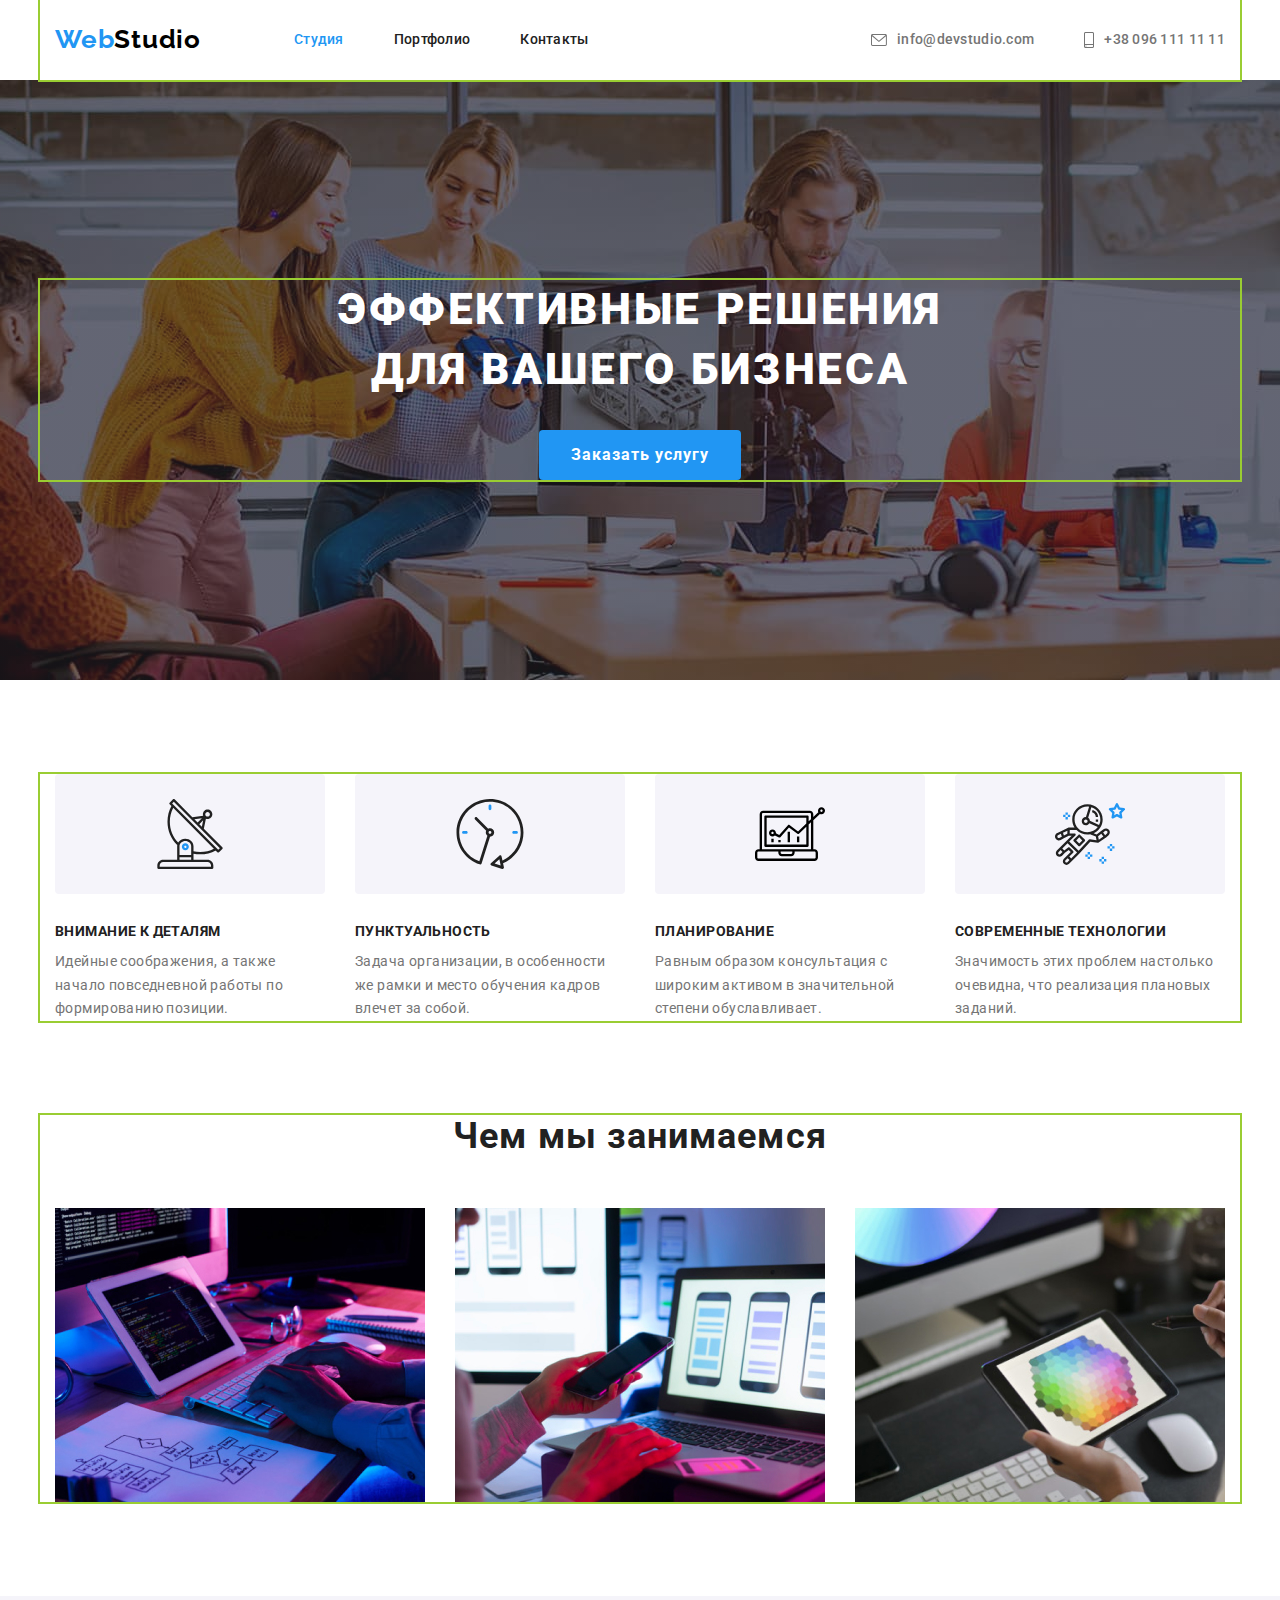
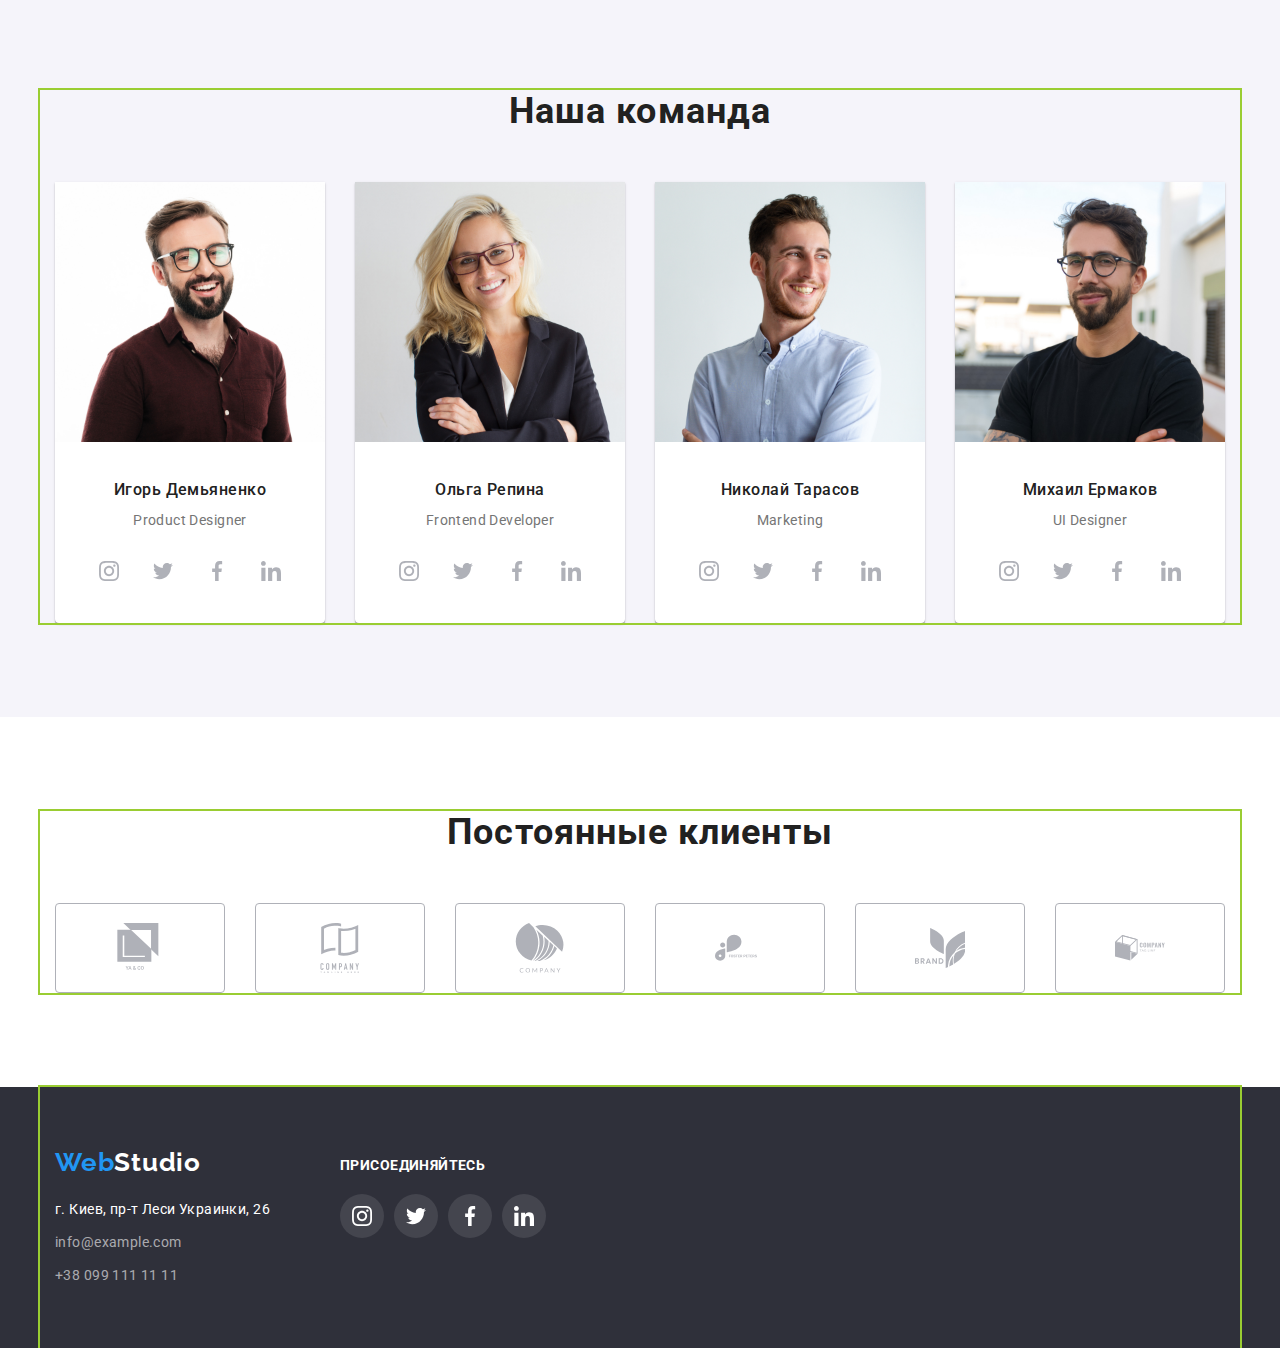
<file: index.html>
<!DOCTYPE html>
<html lang="ru">
  <head>
    <meta charset="UTF-8" />
    <meta name="viewport" content="width=device-width, initial-scale=1.0" />
    <title>Wed Studio</title>
    <link rel="preconnect" href="https://fonts.gstatic.com" />
    <link
      href="https://fonts.googleapis.com/css2?family=Raleway:wght@700&family=Roboto:wght@400;500;700;900&display=swap"
      rel="stylesheet"
    />
    <link
      rel="stylesheet"
      href="https://cdnjs.cloudflare.com/ajax/libs/modern-normalize/1.0.0/modern-normalize.min.css"
    />
    <link rel="stylesheet" href="./css/styles.css" />
  </head>
  <body>
    <!-- Шапка сайта -->
    <header class="site-header">
      <nav class="main-nav container">
        <a href="./index.html" lang="en" class="logo"
          >Web<span class="logo-end">Studio</span></a
        >

        <ul class="site-nav list">
          <li class="item">
            <a href="./index.html" class="link active">Студия</a>
          </li>
          <li class="item">
            <a href="./portfolio.html" class="link">Портфолио</a>
          </li>
          <li class="item"><a href="#" class="link">Контакты</a></li>
        </ul>

        <ul class="auth-nav list">
          <li class="item">
            <a href="mailto:info@devstudio.com" class="link">
              <div class="button">
                <svg class="button-icon" width="16px" height="12px">
                  <use href="./img/sprite.svg#icon-mail"></use>
                </svg>
              </div>
              info@devstudio.com</a
            >
          </li>
          <li class="item">
            <a href="tel:+38096111111" class="link">
              <div class="button">
                <svg class="button-icon" width="10px" height="16px">
                  <use href="./img/sprite.svg#icon-smartphone"></use>
                </svg>
              </div>
              +38 096 111 11 11</a
            >
          </li>
        </ul>
      </nav>
    </header>

    <main>
      <!-- Герой -->
      <section class="site-hero">
        <div class="hero-img">
          <div class="container">
            <h1 class="hero-title">Эффективные решения для вашего бизнеса</h1>
            <button type="button" class="hero-button">Заказать услугу</button>
          </div>
        </div>
      </section>

      <!-- Особенности -->
      <section class="section">
        <div class="container">
          <h2 class="section-title visually-hidden">Наши особенности</h2>

          <ul class="feature-list">
            <li class="item">
              <div class="icon">
                <svg width="70px" height="70px">
                  <use href="./img/sprite.svg#icon-antenna"></use>
                </svg>
              </div>
              <h3 class="title">Внимание к деталям</h3>
              <p class="text">
                Идейные соображения, а также начало повседневной работы по
                формированию позиции.
              </p>
            </li>
            <li class="item">
              <div class="icon">
                <svg width="70px" height="70px">
                  <use href="./img/sprite.svg#icon-clock"></use>
                </svg>
              </div>
              <h3 class="title">Пунктуальность</h3>
              <p class="text">
                Задача организации, в особенности же рамки и место обучения
                кадров влечет за собой.
              </p>
            </li>
            <li class="item">
              <div class="icon">
                <svg width="70px" height="70px">
                  <use href="./img/sprite.svg#icon-computer"></use>
                </svg>
              </div>
              <h3 class="title">Планирование</h3>
              <p class="text">
                Равным образом консультация с широким активом в значительной
                степени обуславливает.
              </p>
            </li>
            <li class="item">
              <div class="icon">
                <svg width="70px" height="70px">
                  <use href="./img/sprite.svg#icon-astronaut"></use>
                </svg>
              </div>
              <h3 class="title">Современные технологии</h3>
              <p class="text">
                Значимость этих проблем настолько очевидна, что реализация
                плановых заданий.
              </p>
            </li>
          </ul>
        </div>
      </section>

      <!-- Наши работы -->
      <section class="section">
        <div class="container">
          <h2 class="section-title">Чем мы занимаемся</h2>

          <ul class="work-list">
            <li class="item">
              <img
                src="./img/box-1.jpg"
                alt="Верстка стилей"
                width="370"
                height="294"
              />
            </li>
            <li class="item">
              <img
                src="./img/box-2.jpg"
                alt="Выбор дизайна"
                width="370"
                height="294"
              />
            </li>
            <li class="item">
              <img
                src="./img/box-3.jpg"
                alt="Подборка цветовой гаммы"
                width="370"
                height="294"
              />
            </li>
          </ul>
        </div>
      </section>

      <!-- Команда -->
      <section class="section background-accent">
        <div class="container main-team">
          <h2 class="section-title">Наша команда</h2>

          <ul class="team-list">
            <li class="item">
              <img
                src="./img/team-1.jpg"
                alt="Фото сотрудника"
                width="270"
                height="260"
              />
              <h3 class="title">Игорь Демьяненко</h3>
              <p lang="en" class="text">Product Designer</p>
              <ul class="icon-list list">
                <li class="icon-item">
                  <a href="#" class="icon-link">
                    <svg class="icon" width="20" height="20">
                      <use href="./img/sprite.svg#icon-instagram"></use>
                    </svg>
                  </a>
                </li>
                <li class="icon-item">
                  <a href="#" class="icon-link">
                    <svg class="icon" width="20" height="20">
                      <use href="./img/sprite.svg#icon-twitter"></use>
                    </svg>
                  </a>
                </li>
                <li class="icon-item">
                  <a href="#" class="icon-link">
                    <svg class="icon" width="20" height="20">
                      <use href="./img/sprite.svg#icon-facebook"></use>
                    </svg>
                  </a>
                </li>
                <li class="icon-item">
                  <a href="#" class="icon-link">
                    <svg class="icon" width="20" height="20">
                      <use href="./img/sprite.svg#icon-linkedin"></use>
                    </svg>
                  </a>
                </li>
              </ul>
            </li>
            <li class="item">
              <img
                src="./img/team-2.jpg"
                alt="Фото сотрудника"
                width="270"
                height="260"
              />
              <h3 class="title">Ольга Репина</h3>
              <p lang="en" class="text">Frontend Developer</p>
              <ul class="icon-list list">
                <li class="icon-item">
                  <a href="#" class="icon-link">
                    <svg class="icon" width="20" height="20">
                      <use href="./img/sprite.svg#icon-instagram"></use>
                    </svg>
                  </a>
                </li>
                <li class="icon-item">
                  <a href="#" class="icon-link">
                    <svg class="icon" width="20" height="20">
                      <use href="./img/sprite.svg#icon-twitter"></use>
                    </svg>
                  </a>
                </li>
                <li class="icon-item">
                  <a href="#" class="icon-link">
                    <svg class="icon" width="20" height="20">
                      <use href="./img/sprite.svg#icon-facebook"></use>
                    </svg>
                  </a>
                </li>
                <li class="icon-item">
                  <a href="#" class="icon-link">
                    <svg class="icon" width="20" height="20">
                      <use href="./img/sprite.svg#icon-linkedin"></use>
                    </svg>
                  </a>
                </li>
              </ul>
            </li>
            <li class="item">
              <img
                src="./img/team-3.jpg"
                alt="Фото сотрудника"
                width="270"
                height="260"
              />
              <h3 class="title">Николай Тарасов</h3>
              <p lang="en" class="text">Marketing</p>
              <ul class="icon-list list">
                <li class="icon-item">
                  <a href="#" class="icon-link">
                    <svg class="icon" width="20" height="20">
                      <use href="./img/sprite.svg#icon-instagram"></use>
                    </svg>
                  </a>
                </li>
                <li class="icon-item">
                  <a href="#" class="icon-link">
                    <svg class="icon" width="20" height="20">
                      <use href="./img/sprite.svg#icon-twitter"></use>
                    </svg>
                  </a>
                </li>
                <li class="icon-item">
                  <a href="#" class="icon-link">
                    <svg class="icon" width="20" height="20">
                      <use href="./img/sprite.svg#icon-facebook"></use>
                    </svg>
                  </a>
                </li>
                <li class="icon-item">
                  <a href="#" class="icon-link">
                    <svg class="icon" width="20" height="20">
                      <use href="./img/sprite.svg#icon-linkedin"></use>
                    </svg>
                  </a>
                </li>
              </ul>
            </li>
            <li class="item">
              <img
                src="./img/team-4.jpg"
                alt="Фото сотрудника"
                width="270"
                height="260"
              />
              <h3 class="title">Михаил Ермаков</h3>
              <p lang="en" class="text">UI Designer</p>
              <ul class="icon-list list">
                <li class="icon-item">
                  <a href="#" class="icon-link">
                    <svg class="icon" width="20" height="20">
                      <use href="./img/sprite.svg#icon-instagram"></use>
                    </svg>
                  </a>
                </li>
                <li class="icon-item">
                  <a href="#" class="icon-link">
                    <svg class="icon" width="20" height="20">
                      <use href="./img/sprite.svg#icon-twitter"></use>
                    </svg>
                  </a>
                </li>
                <li class="icon-item">
                  <a href="#" class="icon-link">
                    <svg class="icon" width="20" height="20">
                      <use href="./img/sprite.svg#icon-facebook"></use>
                    </svg>
                  </a>
                </li>
                <li class="icon-item">
                  <a href="#" class="icon-link">
                    <svg class="icon" width="20" height="20">
                      <use href="./img/sprite.svg#icon-linkedin"></use>
                    </svg>
                  </a>
                </li>
              </ul>
            </li>
          </ul>
        </div>
      </section>

      <!-- Компании -->

      <section class="section">
        <div class="container">
          <h2 class="section-title">Постоянные клиенты</h2>
          <ul class="list company-list">
            <li class="item">
              <a href="#" class="company-icon">
                <svg class="icon" width="50" height="50px">
                  <use href="./img/sprite.svg#icon-company-1"></use>
                </svg>
              </a>
            </li>
            <li class="item">
              <a href="#" class="company-icon">
                <svg class="icon" width="50" height="50px">
                  <use href="./img/sprite.svg#icon-company-2"></use>
                </svg>
              </a>
            </li>
            <li class="item">
              <a href="#" class="company-icon">
                <svg class="icon" width="50" height="50px">
                  <use href="./img/sprite.svg#icon-company-3"></use>
                </svg>
              </a>
            </li>
            <li class="item">
              <a href="#" class="company-icon">
                <svg class="icon" width="50" height="50px">
                  <use href="./img/sprite.svg#icon-company-4"></use>
                </svg>
              </a>
            </li>
            <li class="item">
              <a href="#" class="company-icon">
                <svg class="icon" width="50" height="50px">
                  <use href="./img/sprite.svg#icon-company-5"></use>
                </svg>
              </a>
            </li>
            <li class="item">
              <a href="#" class="company-icon">
                <svg class="icon" width="50" height="50px">
                  <use href="./img/sprite.svg#icon-company-6"></use>
                </svg>
              </a>
            </li>
          </ul>
        </div>
      </section>
    </main>

    <!-- Подвал -->
    <footer class="site-footer">
      <div class="container">
        <div>
          <a href="./index.html" class="logo"
            >Web<span class="logo-end">Studio</span></a
          >
          <address class="contact-info">
            <a href="https://goo.gl/maps/bzkinhmpRiBep3HJ8" class="link map"
              >г. Киев, пр-т Леси Украинки, 26
            </a>
            <a href="mailto:info@example.com" class="link contact"
              >info@example.com</a
            >
            <a href="tel:+380991111111" class="link contact"
              >+38 099 111 11 11</a
            >
          </address>
        </div>
        <div class="follow">
          <h2 class="title">присоединяйтесь</h2>
          <ul class="icon-list list">
            <li class="icon-item">
              <a href="#" class="icon-link">
                <svg class="icon" width="20" height="20">
                  <use href="./img/sprite.svg#icon-instagram"></use>
                </svg>
              </a>
            </li>
            <li class="icon-item">
              <a href="#" class="icon-link">
                <svg class="icon" width="20" height="20">
                  <use href="./img/sprite.svg#icon-twitter"></use>
                </svg>
              </a>
            </li>
            <li class="icon-item">
              <a href="#" class="icon-link">
                <svg class="icon" width="20" height="20">
                  <use href="./img/sprite.svg#icon-facebook"></use>
                </svg>
              </a>
            </li>
            <li class="icon-item">
              <a href="#" class="icon-link">
                <svg class="icon" width="20" height="20">
                  <use href="./img/sprite.svg#icon-linkedin"></use>
                </svg>
              </a>
            </li>
          </ul>
        </div>
      </div>
    </footer>
  </body>
</html>
</file>
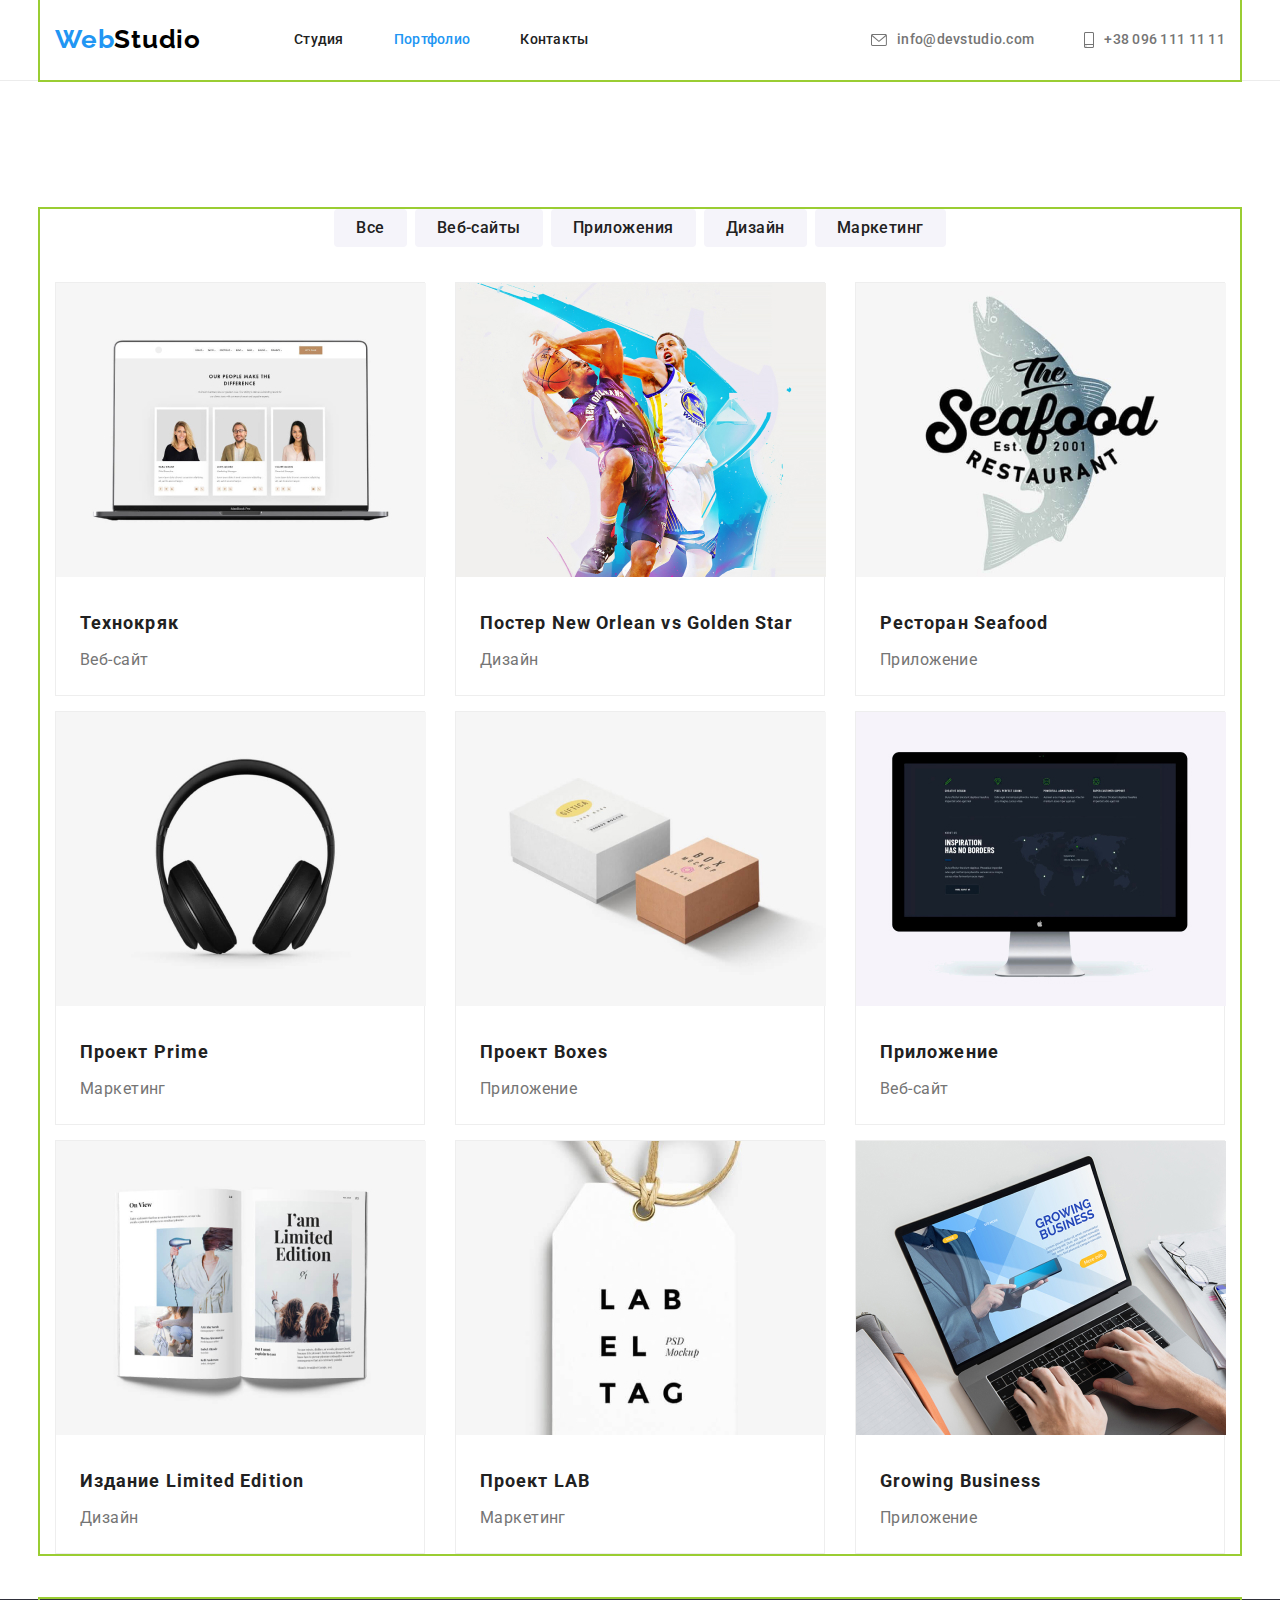
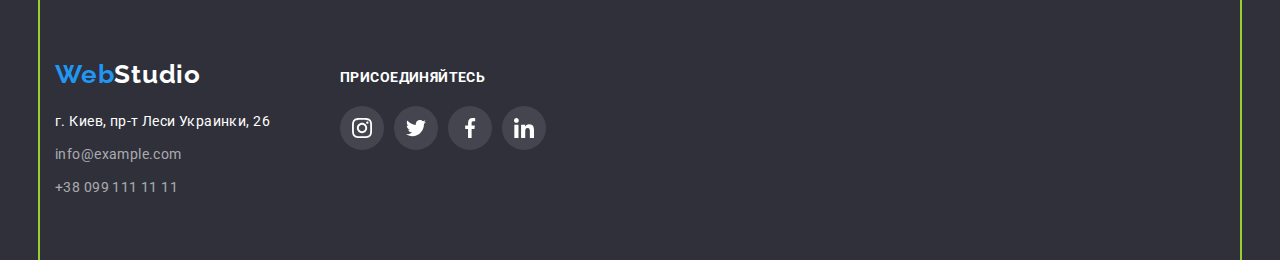
<file: portfolio.html>
<!DOCTYPE html>
<html lang="ru">
  <head>
    <meta charset="UTF-8" />
    <meta name="viewport" content="width=device-width, initial-scale=1.0" />
    <title>Wed Studio</title>
    <link rel="preconnect" href="https://fonts.gstatic.com" />
    <link
      href="https://fonts.googleapis.com/css2?family=Raleway:wght@700&family=Roboto:wght@400;500;700;900&display=swap"
      rel="stylesheet"
    />
    <link
      rel="stylesheet"
      href="https://cdnjs.cloudflare.com/ajax/libs/modern-normalize/1.0.0/modern-normalize.min.css"
    />
    <link rel="stylesheet" href="./css/styles.css" />
  </head>
  <body>
    <!-- Шапка сайта -->
    <header class="site-header portfolio-header">
      <nav class="main-nav container">
        <a href="./index.html" lang="en" class="logo"
          >Web<span class="logo-end">Studio</span></a
        >

        <ul class="site-nav list">
          <li class="item">
            <a href="./index.html" class="link">Студия</a>
          </li>
          <li class="item">
            <a href="./portfolio.html" class="link active">Портфолио</a>
          </li>
          <li class="item"><a href="#" class="link">Контакты</a></li>
        </ul>

        <ul class="auth-nav list">
          <li class="item">
            <a href="mailto:info@devstudio.com" class="link">
              <div class="button">
                <svg class="button-icon" width="16px" height="12px">
                  <use href="./img/sprite.svg#icon-mail"></use>
                </svg>
              </div>
              info@devstudio.com</a
            >
          </li>
          <li class="item">
            <a href="tel:+38096111111" class="link">
              <div class="button">
                <svg class="button-icon" width="10px" height="16px">
                  <use href="./img/sprite.svg#icon-smartphone"></use>
                </svg>
              </div>
              +38 096 111 11 11</a
            >
          </li>
        </ul>
      </nav>
    </header>

    <main>
      <!-- Примеры работ -->
      <section class="portfolio-section">
        <div class="container">
          <h1 class="section-title visually-hidden">Примеры работ</h1>

          <ul class="filtr-list">
            <li class="item">
              <button type="button" class="button active">Все</button>
            </li>
            <li class="item">
              <button type="button" class="button">Веб-сайты</button>
            </li>
            <li class="item">
              <button type="button" class="button">Приложения</button>
            </li>
            <li class="item">
              <button type="button" class="button">Дизайн</button>
            </li>
            <li class="item">
              <button type="button" class="button">Маркетинг</button>
            </li>
          </ul>

          <ul class="example-list">
            <li class="item">
              <a href="" class="link">
                <img
                  src="./img/portfolio-1.jpg"
                  alt="Фото работы"
                  width="370"
                  height="294"
                />
                <h2 class="title">Технокряк</h2>
                <p class="text">Веб-сайт</p>
              </a>
            </li>
            <li class="item">
              <a href="" class="link">
                <img
                  src="./img/portfolio-2.jpg"
                  alt="Фото работы"
                  width="370"
                  height="294"
                />
                <h2 class="title">
                  Постер <span lang="en">New Orlean vs Golden Star</span>
                </h2>
                <p class="text">Дизайн</p>
              </a>
            </li>
            <li class="item">
              <a href="" class="link">
                <img
                  src="./img/portfolio-3.jpg"
                  alt="Фото работы"
                  width="370"
                  height="294"
                />
                <h2 class="title">Ресторан <span lang="en">Seafood</span></h2>
                <p class="text">Приложение</p>
              </a>
            </li>
            <li class="item">
              <a href="" class="link">
                <img
                  src="./img/portfolio-4.jpg"
                  alt="Фото работы"
                  width="370"
                  height="294"
                />
                <h2 class="title">Проект <span lang="en">Prime</span></h2>
                <p class="text">Маркетинг</p>
              </a>
            </li>
            <li class="item">
              <a href="" class="link">
                <img
                  src="./img/portfolio-5.jpg"
                  alt="Фото работы"
                  width="370"
                  height="294"
                />
                <h2 class="title">Проект <span lang="en">Boxes</span></h2>
                <p class="text">Приложение</p>
              </a>
            </li>
            <li class="item">
              <a href="" class="link">
                <img
                  src="./img/portfolio-6.jpg"
                  alt="Фото работы"
                  width="370"
                  height="294"
                />
                <h2 class="title">Приложение</h2>
                <p class="text">Веб-сайт</p>
              </a>
            </li>
            <li class="item">
              <a href="" class="link">
                <img
                  src="./img/portfolio-7.jpg"
                  alt="Фото работы"
                  width="370"
                  height="294"
                />
                <h2 class="title">
                  Издание <span lang="en">Limited Edition</span>
                </h2>
                <p class="text">Дизайн</p>
              </a>
            </li>
            <li class="item">
              <a href="" class="link">
                <img
                  src="./img/portfolio-8.jpg"
                  alt="Фото работы"
                  width="370"
                  height="294"
                />
                <h2 class="title">Проект LAB</h2>
                <p class="text">Маркетинг</p>
              </a>
            </li>
            <li class="item">
              <a href="" class="link">
                <img
                  src="./img/portfolio-9.jpg"
                  alt="Фото работы"
                  width="370"
                  height="294"
                />
                <h2 class="title" lang="en">Growing Business</h2>
                <p class="text">Приложение</p>
              </a>
            </li>
          </ul>
        </div>
      </section>
    </main>

    <!-- Подвал -->
    <footer class="site-footer">
      <div class="container">
        <div>
          <a href="./index.html" class="logo"
            >Web<span class="logo-end">Studio</span></a
          >
          <address class="contact-info">
            <a href="https://goo.gl/maps/bzkinhmpRiBep3HJ8" class="link map"
              >г. Киев, пр-т Леси Украинки, 26
            </a>
            <a href="mailto:info@example.com" class="link contact"
              >info@example.com</a
            >
            <a href="tel:+380991111111" class="link contact"
              >+38 099 111 11 11</a
            >
          </address>
        </div>
        <div class="follow">
          <h2 class="title">присоединяйтесь</h2>
          <ul class="icon-list list">
            <li class="icon-item">
              <a href="#" class="icon-link">
                <svg class="icon" width="20" height="20">
                  <use href="./img/sprite.svg#icon-instagram"></use>
                </svg>
              </a>
            </li>
            <li class="icon-item">
              <a href="#" class="icon-link">
                <svg class="icon" width="20" height="20">
                  <use href="./img/sprite.svg#icon-twitter"></use>
                </svg>
              </a>
            </li>
            <li class="icon-item">
              <a href="#" class="icon-link">
                <svg class="icon" width="20" height="20">
                  <use href="./img/sprite.svg#icon-facebook"></use>
                </svg>
              </a>
            </li>
            <li class="icon-item">
              <a href="#" class="icon-link">
                <svg class="icon" width="20" height="20">
                  <use href="./img/sprite.svg#icon-linkedin"></use>
                </svg>
              </a>
            </li>
          </ul>
        </div>
      </div>
    </footer>
  </body>
</html>
</file>
<file: css/styles.css>
:root {
  --primary-text-color: #757575;
  --title-text-color: #212121;
  --accent-color: #2196f3;
  --primari-background-color: #2f303a;
  --primary-icon-color: #afb1b8;
}

body {
  font-family: Roboto, sans-serif;
  color: var(--primary-text-color);
  font-weight: 400;
  font-size: 14px;
  line-height: 1.71;
  letter-spacing: 0.03em;
}

.container {
  width: 1200px;
  padding: 0 15px;
  margin: 0 auto;
  outline: 2px solid yellowgreen;
}

.logo {
  color: var(--accent-color);
  font-family: Raleway, sans-serif;
  font-weight: 700;
  font-size: 26px;
  line-height: 1.2;
  letter-spacing: 0.03em;
  text-decoration: none;
}

.link {
  text-decoration: none;
  cursor: pointer;
}

.list {
  list-style: none;
  margin: 0;
  padding: 0;
}

.title {
  color: var(--title-text-color);
}

.button {
  font-family: inherit;
  border: none;
  cursor: pointer;
}

.section-title {
  color: var(--title-text-color);
  font-weight: 700;
  font-size: 36px;
  line-height: 1.17;
  text-align: center;
  letter-spacing: 0.03em;

  margin: 0 0 50px 0;
}

.section {
  margin: 94px 0;
}
/* Шапка */

.site-header > .main-nav {
  display: flex;
  align-items: center;
  padding-top: 24px;
  padding-bottom: 25px;
}

.site-nav {
  display: flex;
}

.logo-end {
  color: #000000;
}

.site-nav .link {
  color: var(--title-text-color);
  font-weight: 500;
  font-size: 14px;
  line-height: 1.1;
  letter-spacing: 0.02em;
}

.site-nav > .item:not(:last-child) {
  margin-right: 50px;
}

.site-nav > .item:first-child {
  margin-left: 93px;
}

/* Auth-nav */

.auth-nav {
  display: flex;
  margin-left: auto;
}

.auth-nav > .item:not(:last-child) {
  margin-right: 50px;
}

.auth-nav .link {
  color: var(--primary-text-color);
  font-weight: 500;
  font-size: 14px;
  line-height: 1.1;
  letter-spacing: 0.02em;
  display: flex;
  justify-content: center;
  align-items: center;
}

.site-nav .link:hover,
.site-nav .link:focus,
.site-nav .active,
.auth-nav .link:hover,
.auth-nav .link:focus {
  color: var(--accent-color);
}

.auth-nav .item {
  display: inline-flex;
  align-items: center;
}

.auth-nav .button {
  padding: 0;
  margin-right: 10px;
  display: inline-flex;
  color: var(--primary-text-color);
  background-color: #fff;
}

.auth-nav .button-icon {
  fill: currentColor;
}

.auth-nav .link:hover .button,
.auth-nav .link:focus .button {
  color: var(--accent-color);
}

/* Герой */
.site-hero {
  background-color: var(--primari-background-color);
  text-align: center;
}

.site-hero .hero-img {
  margin-left: auto;
  margin-right: auto;

  background-image: linear-gradient(
      to right,
      rgba(47, 48, 58, 0.4),
      rgba(47, 48, 58, 0.4)
    ),
    url(../img/hero-img.jpg);

  background-repeat: no-repeat;
  background-size: cover;
  background-position: center;
  max-width: 1600px;
  height: 600px;
  padding: 200px 0;
}

.hero-title {
  color: #ffffff;
  font-weight: 900;
  font-size: 44px;
  line-height: 1.36;
  letter-spacing: 0.06em;
  text-align: center;
  text-transform: uppercase;

  margin: 0 auto 30px auto;
  max-width: 696px;
}

.hero-button {
  color: #ffffff;
  background-color: var(--accent-color);
  font-weight: 700;
  font-size: 16px;
  line-height: 1.87;
  letter-spacing: 0.06em;

  border-radius: 4px;
  border: 0px solid transparent;
  padding: 10px 32px;
  cursor: pointer;
}

.hero-button:hover,
.hero-button:focus {
  color: var(--title-text-color);
}

/* Особенности */

.section-title.visually-hidden {
  position: absolute;
  width: 1px;
  height: 1px;
  margin: -1px;
  border: 0;
  padding: 0;
  white-space: nowrap;
  clip-path: inset(100%);
  clip: rect(0 0 0 0);
  overflow: hidden;
}

.feature-list {
  list-style: none;
  margin: 0;
  padding: 0;
  display: flex;
}

.feature-list > .item {
  width: calc((1170px - 90px) / 4);
}

.feature-list > .item:not(:last-child) {
  margin-right: 30px;
}

.feature-list .icon {
  width: 270px;
  height: 120px;
  margin: 0 0 30px 0;
  padding: 0;
  display: flex;
  justify-content: center;
  align-items: center;
  background-color: #f5f4fa;
  border-radius: 4px;
}

.feature-list .title {
  color: var(--title-text-color);
  font-weight: bold;
  font-size: 14px;
  line-height: 1.1;
  letter-spacing: 0.03em;
  text-transform: uppercase;

  margin: 0 0 10px 0;
}

.feature-list .text {
  margin: 0;
}

/* Наши работы */

.work-list {
  list-style: none;
  margin: 0;
  padding: 0;

  display: flex;
}

.work-list .item:not(:last-child) {
  margin-right: 30px;
}

.work-list img {
  display: block;
}

/* Команда */
.section.background-accent {
  padding: 94px 0px;
  background-color: #f5f4fa;
}

.team-list {
  list-style: none;
  margin: 0;
  padding: 0;

  display: flex;
}

.team-list > .item:not(:last-child) {
  margin-right: 30px;
}

.team-list > .item {
  background-color: #fff;
  box-shadow: 0px 1px 3px rgba(0, 0, 0, 0.12), 0px 1px 1px rgba(0, 0, 0, 0.14),
    0px 2px 1px rgba(0, 0, 0, 0.2);
  border-radius: 0px 0px 4px 4px;
  text-align: center;
}

.team-list .title {
  color: var(--title-text-color);
  font-weight: 500;
  font-size: 16px;
  line-height: 1.19;
  letter-spacing: 0.03em;
  margin: 30px 0 10px 0;
}

.team-list .text {
  margin: 0 0 16px 0;
}

.team-list .icon-list {
  display: flex;
  margin: 0 32px 30px 32px;
}

.team-list .icon-item:not(:last-child) {
  margin-right: 10px;
}

.team-list .icon-link {
  width: 44px;
  height: 44px;
  display: flex;
  justify-content: center;
  align-items: center;
  color: var(--primary-icon-color);
  border-radius: 50%;
  background-color: transparent;
}

.team-list .icon {
  fill: currentColor;
}

.team-list .icon-link:hover .icon,
.team-list .icon-link:focus .icon {
  fill: #fff;
}
.team-list .icon-link:hover,
.team-list .icon-link:focus {
  background-color: var(--accent-color);
}

/* Компании */

.company-list {
  display: flex;
}

.company-list > .item {
  width: 170px;
  height: 90px;
  margin: 0;
  padding: 0;
}
.company-list > .item:not(:last-child) {
  margin-right: 30px;
}

.company-icon:hover > .icon,
.company-icon:focus > .icon {
  fill: var(--accent-color);
}

.company-icon {
  display: block;
  margin: 0;
  padding: 0;
  width: 100%;
  height: 100%;
  display: flex;
  border: 1px solid var(--primary-icon-color);
  border-radius: 4px;
  justify-content: center;
  align-items: center;
  color: var(--primary-icon-color);
}

.company-icon .icon {
  fill: currentColor;
}

.company-icon:hover,
.company-icon:focus {
  border-color: var(--accent-color);
}

/* Подвал */
.site-footer {
  background: #2f303a;
}

.site-footer > .container {
  padding-bottom: 60px;
  padding-top: 60px;
  display: flex;
}

.site-footer .logo-end {
  color: #ffffff;
}

.site-footer .link:focus,
.site-footer .link:hover {
  color: var(--accent-color);
}

.site-footer .map {
  color: #ffffff;
  font-style: normal;
  font-size: 14px;
  line-height: 1.71;
  letter-spacing: 0.03em;

  display: inline-block;
  margin: 0 0 9px 0;
}

.site-footer .contact {
  color: rgba(255, 255, 255, 0.6);
  font-style: normal;
  font-size: 14px;
  line-height: 1.71;
  letter-spacing: 0.03em;
}

.site-footer .contact:not(:last-child) {
  padding: 0 0 9px 0;
}

.site-footer .logo {
  display: inline-block;
  margin: 0 0 20px 0;
}

.site-footer .link {
  display: block;
}

.site-footer .title {
  font-size: 14px;
  line-height: 1.14;
  letter-spacing: 0.03em;
  text-transform: uppercase;
  color: #fff;
  margin-bottom: 20px;
}

.site-footer .follow {
  margin-left: 70px;
  display: block;
}

.follow .icon-list {
  display: flex;
}

.follow .icon-item:not(:last-child) {
  margin-right: 10px;
}

.follow .icon-link {
  width: 44px;
  height: 44px;
  display: flex;
  justify-content: center;
  align-items: center;
  color: #fff;
  border-radius: 50%;
  background: rgba(255, 255, 255, 0.1);
}

.follow .icon {
  fill: currentColor;
}

.follow .icon-link:hover,
.follow .icon-link:focus {
  background-color: var(--accent-color);
}

/* portfolio.html */

.portfolio-section {
  margin-top: 128px;
  margin-bottom: 60px;
}

.site-header.portfolio-header {
  border-bottom: 1px solid #ececec;
}

/* Фильтр */

.filtr-list {
  list-style: none;
  margin: 0 0 50px 0;
  padding: 0;

  display: flex;
  justify-content: center;
}

.filtr-list > .item:not(:last-child) {
  margin-right: 8px;
}

.filtr-list .button {
  cursor: pointer;

  color: var(--title-text-color);
  background: #f5f4fa;
  font-weight: 500;
  font-size: 16px;
  line-height: 1.62;
  letter-spacing: 0.03em;

  border-radius: 4px;
  padding: 6px 22px;
}

.filtr-list .button:hover,
.filtr-list .button:focus {
  color: #ffffff;
  background-color: var(--accent-color);
}

/* Примеры работ */

.example-list {
  list-style: none;
  margin: -15px;
  padding: 0;

  display: flex;
  flex-wrap: wrap;
}

.example-list > .item {
  margin: 15px 15px 0 15px;
  width: calc((1170px - 60px) / 3);
  border: 1px solid #eeeeee;
}

.example-list > .item:nth-child(-n + 3) {
  margin-top: 0;
}

.example-list > .item:hover,
.example-list > .item:focus {
  box-shadow: 0px 1px 1px rgba(0, 0, 0, 0.12), 0px 4px 4px rgba(0, 0, 0, 0.06),
    1px 4px 6px rgba(0, 0, 0, 0.16);
}

.example-list .title {
  color: var(--title-text-color);
  font-weight: 700;
  font-size: 18px;
  line-height: 2;
  letter-spacing: 0.06em;

  margin: 0 0 4px 0;
  padding: 0 24px;
}

.example-list .text {
  color: var(--primary-text-color);
  font-size: 16px;
  line-height: 1.87;

  margin: 0 0 20px 0;
  padding: 0 24px;
}

.example-list img {
  margin-bottom: 20px;
}
</file>
